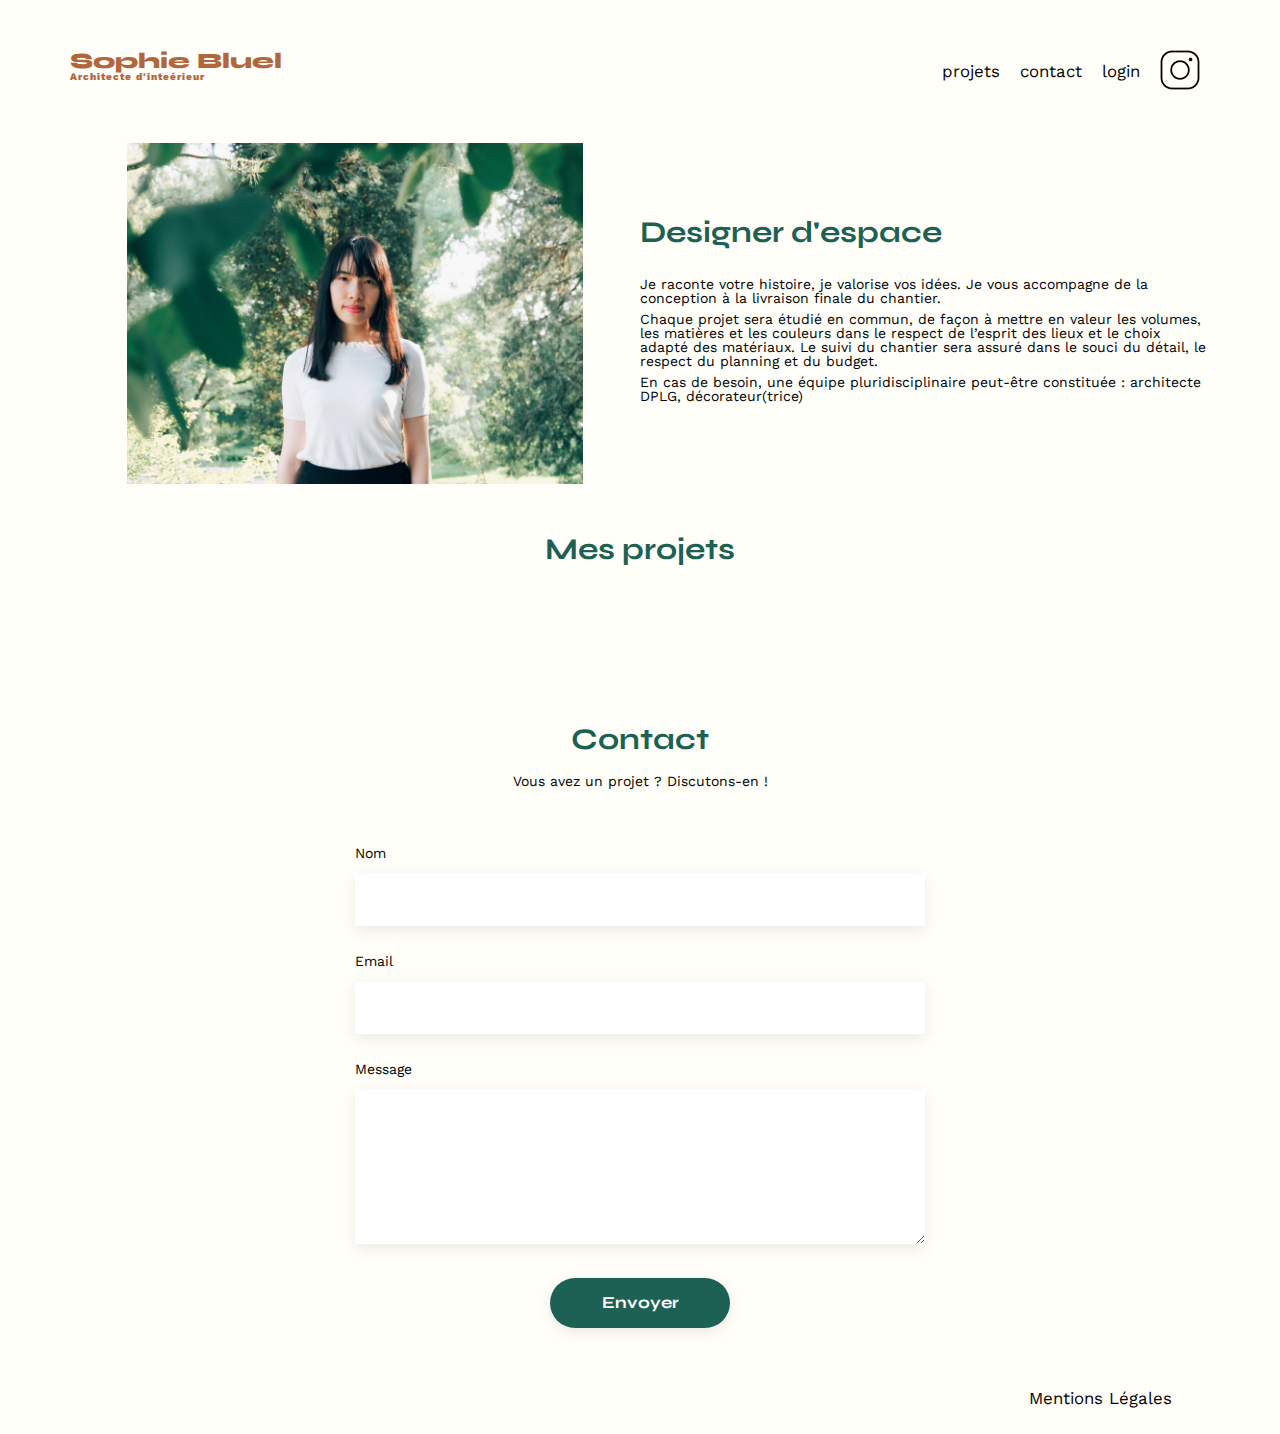
<file: FrontEnd/index.html>
<!DOCTYPE html>
<html lang="fr">
<head>
	<meta charset="UTF-8">
	<title>Sophie Bluel - Architecte d'intérieur</title>
	<meta name="viewport" content="width=device-width, initial-scale=1.0">
	<link rel="preconnect" href="https://fonts.googleapis.com">
	<link rel="preconnect" href="https://fonts.gstatic.com" crossorigin>
	<link href="https://fonts.googleapis.com/css2?family=Syne:wght@700;800&family=Work+Sans&display=swap" rel="stylesheet">
	<meta name="description" content="">
	<link rel="stylesheet" href="https://cdnjs.cloudflare.com/ajax/libs/font-awesome/6.2.1/css/all.min.css" integrity="sha512-MV7K8+y+gLIBoVD59lQIYicR65iaqukzvf/nwasF0nqhPay5w/9lJmVM2hMDcnK1OnMGCdVK+iQrJ7lzPJQd1w==" crossorigin="anonymous" referrerpolicy="no-referrer" />
	<link rel="stylesheet" href="./assets/style.css">

</head>
<body>
	<div class="banniere-display">
        <a href="#"><i class="fas fa-light fa-pen-to-square"><p>Mode édition</p></i></a>
        <button>publier les changements</button>
    </div>
<header class="header">
	<h1>Sophie Bluel <span>Architecte d'inteérieur</span></h1>
	<nav>
		<ul>
			<li>projets</li>
			<li>contact</li>
			<li><a href="login.html"  id="log">login</a></li>
			<li><img src="./assets/icons/instagram.png" alt="Instagram"></li>
		</ul>
	</nav>
</header>
<main>
	<section id="introduction">
		<figure>
			<img src="./assets/images/sophie-bluel.png" alt="">
		</figure>
		<article>
			<h2>Designer d'espace</h2>
			<p>Je raconte votre histoire, je valorise vos idées. Je vous accompagne de la conception à la livraison finale du chantier.</p>
			<p>Chaque projet sera étudié en commun, de façon à mettre en valeur les volumes, les matières et les couleurs dans le respect de l’esprit des lieux et le choix adapté des matériaux. Le suivi du chantier sera assuré dans le souci du détail, le respect du planning et du budget.</p>
			<p>En cas de besoin, une équipe pluridisciplinaire peut-être constituée : architecte DPLG, décorateur(trice)</p>
		</article>
	</section>
	<section id="portfolio">
		<div class="container2">
			<h2>Mes projets</h2>
			<div class="modifier-mode-utilisateur">
				<button id="button-modal1"><i class="fas fa-light fa-pen-to-square"><p>modifier</p></i></button>
			</div>
		</div>

		<aside id="modal1" class="modal">	
			<div class="modal-wrapper">
				<div class="big-container">
					<div class="close-button-container">
						<button class="close-modale-button"><i class="fas fa-light fa-xmark"></i></button>
						<p class="parag-galerie-photo">Galerie photo</p>
					</div>
					
					<div class="modal-grid">
						<!-- Div ajoutées dynamiquement avec JS -->
		
					</div>
				</div>

				<div class="big-container2" style=display:none>
					<div>
						<div class="big-container2-buttons">
							<button class="previous-modale-button"><i class="fas fa-light fa-arrow-left"></i></button>
							<button class="close-modale-button"><i class="fas fa-light fa-xmark"></i></button>
						</div>
						<p class="parag-ajout-photo-modale">Ajout photo</p>
					</div>
				
					<form action="#" method="post"  class="form-ajout-photo" enctype="multipart/form-data">
						<div class="form-ajout-photo-preview">
							<div class="preview">
								<i class="fas fa-sharp fa-regular fa-image"></i>
								<label for="fichier-photo">+ Ajouter photo</label>
								<input type="file" name="fichier-photo" id="fichier-photo" accept="image/png, image/jpg" max-size="4194304">
								<p>jpg, png : 4mo max</p>
							</div>
						</div>
						<div class="error-msg1">
							<p>Veuillez sélectionner une image valide : max 4mo et format png ou jpg</p>
						</div>
						
						<label for="title-project">Titre</label>
						<input type="text" name="" id="title-project">
						<div class="error-msg2">
							<p>Veuillez indiquer un titre.</p>
						</div>
						
						<label for="category-choice">Catégorie</label>
						<select name="" id="category-choice">
							<!-- options injectés dynamiquement avec JS -->
						</select>
						<div class="error-msg3">
							<p>Veuillez sélectionner une catégorie</p>
						</div>
						<div class="div-form-submit">
							<input type="submit" value="Valider" class="submit-form-ajout-photo">
						</div>
					</form>
					

				</div>

			</div>


		</aside>
		<div class="btn-filter-container">
		<!-- Boutons filtres injectés avec JS -->
		</div>

		<div class="gallery">
			<!-- Les travaux sont générés avec javascript -->
		</div>
	</section>
	<section id="contact">
		<h2>Contact</h2>
		<p>Vous avez un projet ? Discutons-en !</p>
		<form action="#" method="post">
			<label for="name">Nom</label>
			<input type="text" name="name" id="name">
			<label for="email">Email</label>
			<input type="email" name="email" id="email">
			<label for="message">Message</label>
			<textarea name="message" id="message" cols="30" rows="10"></textarea>
			<input type="submit" value="Envoyer">
		</form>
	</section>
</main>

<footer>
	<nav>
		<ul>
			<li>Mentions Légales</li>
		</ul>
	</nav>
</footer>
<script src="index.js"></script>
</body>
</html>
</file>
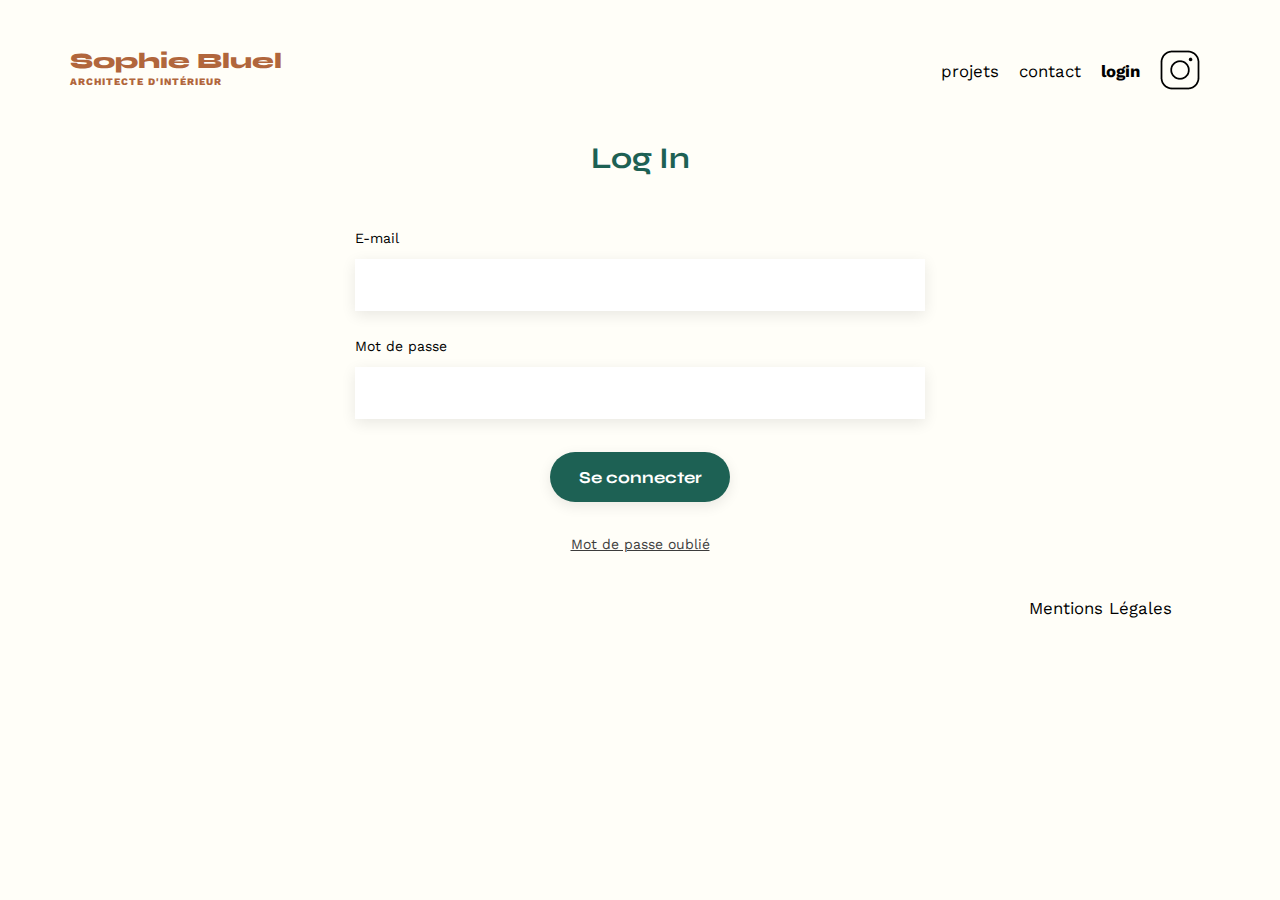
<file: FrontEnd/login.html>
<!DOCTYPE html>
<html lang="fr">
<head>
    <meta charset="UTF-8">
    <meta http-equiv="X-UA-Compatible" content="IE=edge">
    <meta name="viewport" content="width=device-width, initial-scale=1.0">
    <link rel="preconnect" href="https://fonts.googleapis.com">
	<link rel="preconnect" href="https://fonts.gstatic.com" crossorigin>
	<link href="https://fonts.googleapis.com/css2?family=Syne:wght@700;800&family=Work+Sans&display=swap" rel="stylesheet">
    <link href="https://fonts.googleapis.com/css2?family=Work+Sans:wght@600&display=swap" rel="stylesheet">
	<meta name="description" content="page d'authentification site de Sophie Bluel, architecte d'intérieur">
    <title>Sophie Bluel - Architecte d'intérieur - page de connexion</title>
    <link rel="stylesheet" href="./assets/style.css">
    <link rel="stylesheet" href="./assets/login.css">

</head>
<body>
    <header>
        <h1>Sophie Bluel <span>Architecte d'intérieur</span></h1>
        <nav>
            <ul>
                <li>projets</li>
                <li>contact</li>
                <li>login</li>
                <li><img src="./assets/icons/instagram.png" alt="Instagram"></li>
            </ul>
        </nav>
    </header> 
    <main>
        <section id="login">
            <h2>Log In</h2>
            <div class="error-msg">
                
            </div>

            <form id="login-form" action="#" method="post">
                <label for="email">E-mail</label>
                <input type="email" name="email" id="email" required>
                <label for="password">Mot de passe</label>
                <input type="password" name="password" id="password" required>
                <input type="submit" value="Se connecter" class="btn-submit">
                <a href="">Mot de passe oublié</a>
            </form>
        </section>
    </main>
    <footer>
        <nav>
            <ul>
                <li>Mentions Légales</li>
            </ul>
        </nav>
    </footer>
    <script src="login.js"></script>
</body>
</html>
</file>
<file: FrontEnd/assets/login.css>
/* ou alors utiliser style.css pr la page de connexion? */
body{
    background-color: #FFFEF8;
}

header h1 span{
    text-transform: uppercase;
    line-height: 2;
}

header nav ul li:nth-child(3){
    font-weight: bold;
}
/* #login{
    display: flex;
} */

#login {
	width: 50%;
	margin: auto;
}
#login > * {
	text-align: center;

}
#login h2, #login form a{
	margin-bottom: 20px;
    text-align: center;
}
#login form a{
    color: #3D3D3D;
    font-size: 14px;
    vertical-align: top;
    line-height: 16px;
}
#login form a:hover, #login form .btn-submit{
    cursor: pointer;
}
#login form{
	text-align: left;
	margin-top:30px;
	display: flex;
	flex-direction: column;
}

#login input {
	height: 50px;
	font-size: 1.2em;
	border: none;
	box-shadow: 0px 4px 14px rgba(0, 0, 0, 0.09);
}
#login label {
	margin: 2em 0 1em 0;
}


/***********STYLE MESSAGE D'ERREUR*********/
.error-msg{
    background-color: bisque;
    height: 50px;
    display:flex;
    align-items: center;
    justify-content: center;
}
</file>
<file: FrontEnd/assets/style.css>
/* http://meyerweb.com/eric/tools/css/reset/
   v2.0 | 20110126
   License: none (public domain)
*/

html, body, div, span, applet, object, iframe,
h1, h2, h3, h4, h5, h6, p, blockquote, pre,
a, abbr, acronym, address, big, cite, code,
del, dfn, em, img, ins, kbd, q, s, samp,
small, strike, strong, sub, sup, tt, var,
b, u, i, center,
dl, dt, dd, ol, ul, li,
fieldset, form, label, legend,
table, caption, tbody, tfoot, thead, tr, th, td,
article, aside, canvas, details, embed,
figure, figcaption, footer, header, hgroup,
menu, nav, output, ruby, section, summary,
time, mark, audio, video {
	margin: 0;
	padding: 0;
	border: 0;
	font-size: 100%;
	font: inherit;
	vertical-align: baseline;
}
/* HTML5 display-role reset for older browsers */
article, aside, details, figcaption, figure,
footer, header, hgroup, menu, nav, section {
	display: block;
}
body {
	line-height: 1;
	background-color: #FFFEF8;
}
ol, ul {
	list-style: none;
}
blockquote, q {
	quotes: none;
}
blockquote:before, blockquote:after,
q:before, q:after {
	content: '';
	content: none;
}
table {
	border-collapse: collapse;
	border-spacing: 0;
}
/** end reset css**/
body {
	max-width: 1140px;
	margin:auto;
	font-family: 'Work Sans' ;
	font-size: 14px;
}
header {
	display: flex;
	justify-content: space-between;
	margin: 50px 0
}
section {
	margin: 50px 0
}

h1{
	display: flex;
	flex-direction: column;
	font-family: 'Syne';
	font-size: 22px;
	font-weight: 800;
	color: #B1663C
}

h1 > span {
	font-family: 'Work Sans';
	font-size:10px;
	letter-spacing: 0.1em;
;
}

h2{
	font-family: 'Syne';
	font-weight: 700;
	font-size: 30px;
	color: #1D6154
}
nav ul {
	display: flex;
	align-items: center;
	list-style-type: none;

}
nav li {
	padding: 0 10px;
	font-size: 1.2em;
}

li:hover {
	color: #B1663C;
}
#introduction {
	display: flex;
	align-items: center;
}
#introduction figure {
	flex: 1
}
#introduction img {
	display: block;
	margin: auto;
	width: 80%;
}

#introduction article {
	flex: 1
}
#introduction h2 {
	margin-bottom: 1em;
}

#introduction p {
	margin-bottom: 0.5em;
}
#portfolio h2 {
	text-align: center;
	margin-bottom: 1em;
}
.gallery {
	width: 100%;
	display: grid;
	grid-template-columns: 1fr 1fr 1fr;
	grid-column-gap: 20px;
	grid-row-gap: 20px;
}

.gallery img {
	width: 100%;

}
#contact {
	width: 50%;
	margin: auto;
}
#contact > * {
	text-align: center;

}
#contact h2{
	margin-bottom: 20px;
}
#contact form {
	text-align: left;
	margin-top:30px;
	display: flex;
	flex-direction: column;
}

#contact input {
	height: 50px;
	font-size: 1.2em;
	border: none;
	box-shadow: 0px 4px 14px rgba(0, 0, 0, 0.09);
}
#contact label {
	margin: 2em 0 1em 0;
}
#contact textarea {
	border: none;
	box-shadow: 0px 4px 14px rgba(0, 0, 0, 0.09);
}

input[type="submit"]{
	font-family: 'Syne';
	font-weight: 700;
	color: white;
	background-color: #1D6154;
	margin : 2em auto ;
	width: 180px;
	text-align: center;
	border-radius: 60px ;
}

footer nav ul {
	display: flex;
	justify-content: flex-end;
	margin: 2em
}


/* styliser les boutons pour filtrer */
.btn-filter-container button{
	font-family: 'Syne';
	font-weight: 700;
	font-size: 16px;
	color: #1D6154;
	background-color: #fff;
	line-height: 19.2px;
	border-radius: 50px;
	border: #1D6154 1px solid;
	margin: 5px;
    padding: 5px 15px;

}
.btn-filter-container button:hover{
	background-color: #1D6154;
	color: #fff;
	cursor: pointer;
}

.btn-filter-container .active{
	background-color: #1D6154;
	color: #fff;
}

.btn-filter-container{
	display: flex;
	margin: 40px auto ;
	justify-content: center;
}

header nav ul li a{
	text-decoration: none;
	color: black ;
}

header nav ul li a:hover{
	color: #B1663C;
}

/* Lorsque utilisateur connecté */
.banniere-display{
	color:#FFFFFF;
	font-family: "work sans";
	background-color: #000000;
	display: none;
	position: absolute;
	width: 100%;
	left: 0;
	top: 0;
	margin-bottom: 15px;
    height: 60px;
    justify-content: center;
    align-items: center;
}

.banniere-display a .fas p {
	color:white;
	font-family: "work sans";
	padding-left: 10px;
}

.banniere-display a{
	text-decoration: none;
}

.banniere-display button{
	background-color: #FFFFFF;
	color:black;
	border-radius: 50px;
	font-family: "work sans";
	margin: 5px;
    padding: 5px 15px;
	border: #fff;
	margin-left: 10px;

}

.banniere-display button:hover{
	cursor: pointer;
}
.banniere-display .fa-light{
	color:#FFFFFF;
	padding: 10px;
	display: flex;
}

.container2{
	display: flex;
	justify-content: center;
}
.container2 .modifier-mode-utilisateur a .fas p{
	font-family: 'work sans';
	padding-left: 10px;
	text-decoration: none;
	color: black;
}

.container2 .modifier-mode-utilisateur a, .container2 .modifier-mode-utilisateur a .fas {
	text-decoration: none;
	color:#000000;
}


.container2 .modifier-mode-utilisateur .fas{
	display: flex;
	margin-bottom: 1em;
}

.modifier-mode-utilisateur{
	display: none;
	padding-left: 20px;
    align-items: center;
    margin-bottom: 10px;
}

/* style de la modale */
.modal{
	position:fixed;
	/* padding-top: 50px; */
	/* padding-bottom: 50px; */
	display: none; /*ensuite avec JS changement au clic du bouton modifier ou fermer*/
	align-items: center;
	justify-content: center;
	top:0;
	left:0;
	width: 100%;
	height: 100%;
	background-color: rgba(0, 0, 0, 0.3);

}

#button-modal1{
	background-color: #FFFEF8;
	border: none;
	
}

#button-modal1:hover{
	cursor: pointer;
}

#button-modal1 i p{
	font-family: "work sans";
	margin-left:15px;
}

.modal-wrapper{
	background-color: #FFFFFF;
	overflow: auto;
	/* width: 30%; */
	/* height: 70%; */
	padding: 50px;
	max-width: calc(100vw-20px);
	max-height: calc(100vh-20px);
	border-radius: 10px;
	/* display: grid; */
}

.fa-xmark-large{
	color: #000000;
	/* justify-self: end; */
}

.modal-grid {
	display: grid;
	grid-template-columns: repeat(5, 1fr);
	/* grid-template-rows: repeat(3, 1fr); */
	grid-column-gap: 0;
	grid-row-gap: 20px;
}

.modal-grid img{
	width: 70px;
	height: 90px;
}


.modal-wrapper .parag-galerie-photo{
	font-size: 25px;
	margin-top: 20px;
    margin-bottom: 30px;
}

.modal-wrapper .close-modale-button{
	background-color: #FFFFFF;
	border: none;
	position: relative;
    margin-left: 400px;
}

.modal-wrapper button .fa-mark{
	font-size: 12px;
}

.modal-wrapper button:hover, .modal-grid .button-trash-can-modale:hover{
	cursor: pointer;
}

.modal-wrapper .close-button-container{
	display: flex;
	flex-direction: column;
    justify-content: center;
    align-items: center;
}

.modal-grid .button-trash-can-modale{
	background-color: #000000;
	border-radius: 2px;
	border: none;
	width: 15px;
	height: 15px;
	justify-content: center;
    display: flex;
    align-items: center;
	position: relative;
    margin-left: 50px;
    margin-bottom: -20px;
}

.modal-grid .button-trash-can-modale .fa-trash-can{
	color: #fff;
	font-size: 9px;
	align-items: center;
}

.button-extend-photo-js{
	background-color: #000000;
	border-radius: 2px;
	border: none;
	width: 15px;
	height: 15px;
	justify-content: center;
    display: flex;
    align-items: center;
	position: relative;
    margin-left: 20px;
    margin-bottom: -20px;
}


.modal-grid div p{
	font-size: 12px;
} 

.modal .container-wrapper-js {
	display: flex;
	flex-direction: column;
    justify-content: center;
    align-items: center;
    border-top: solid 1px rgba(179, 179, 179, 1);
	margin-top: 35px;
}
.button-ajouter-photo{
	background-color: #1D6154;
    color: white;
    font-family: 'Syne';
    border: none;
    border-radius: 60px;
    width: 230px;
	margin-top: 30px;
    margin-bottom: 25px;
    padding: 10px;
}
.supprimer-galerie-js{
	color:rgba(214, 83, 83, 1);
	font-size: 14px;
	font-family: 'syne';
}


/* modale ajout photo */
.form-ajout-photo {
	text-align: left;
	margin-top:30px;
	display: flex;
	flex-direction: column;
}

.form-ajout-photo input {
	height: 50px;
	font-size: 1.2em;
	border: none;
	box-shadow: 0px 4px 14px rgba(0, 0, 0, 0.09);
}
.form-ajout-photo label {
	margin: 2em 0 1em 0;
}

.form-ajout-photo select {
	height: 50px;
	font-size: 1.2em;
	border: none;
	box-shadow: 0px 4px 14px rgba(0, 0, 0, 0.09);
}

.form-ajout-photo input[type="submit"], .form-ajout-photo input[type='file']{
	font-family: 'Syne';
	font-weight: 700;
	color: white;
	background-color:#A7A7A7;
	margin : 2em auto ;
	width: 180px;
	text-align: center;
	border-radius: 60px ;
}

.big-container2-buttons{
	display: flex;
}

.big-container2-buttons .previous-modale-button{
	background-color: #FFFFFF;
    border: none;
}


.big-container2 .parag-ajout-photo-modale{
	font-size: 25px;
	margin-top: 20px;
    margin-bottom: 30px;
	display: flex;
    align-content: center;
    flex-wrap: wrap;
    justify-content: center;
}

.big-container2 input[type="file"]{
	display: none;
}

.big-container2 label[for="fichier-photo"]{
	/* border: solid 1px black; */
	background-color:#CBD6DC;
    color: #306685;
    font-family: 'Syne';
    border: none;
    border-radius: 60px;
    width: 170px;
	/* margin-top: 30px;
    margin-bottom: 25px; */
    padding: 10px;
	font-size: 14px;
	display: flex;
    align-items: center;
    justify-content: center;
}

.big-container2 label[for="fichier-photo"]:hover{
	cursor: pointer;
}


.preview{
	padding: 30px;
	background-color: #E8F1F6;
    display: flex;
    flex-direction: column;
    justify-content: center;
    align-items: center;
}

.preview2{
	height: 190px;
	padding: 0;
	background-color: #E8F1F6;
    display: flex;
    flex-direction: column;
    justify-content: center;
    align-items: center;
}

.fa-image{
	color:#B9C5CC;
	font-size: 50px;
}

.form-ajout-photo-preview p{
	color:#444444;
}

.div-form-submit{
	margin-top: 40px;
	border-top: #B3B3B3 solid 1px;
	display: flex;
	justify-items: center;
	align-items: center;
}

.submit-form-ajout-photo:hover{
	cursor: pointer;
}

/***********STYLE MESSAGE D'ERREUR AJOUT PHOTO*********/
.error-msg1, .error-msg2, .error-msg3{
    background-color: bisque;
    height: 50px;
	width: 440px;
    display:none;
    align-items: center;
    justify-content: center;
	margin-top:10px;
}
</file>
